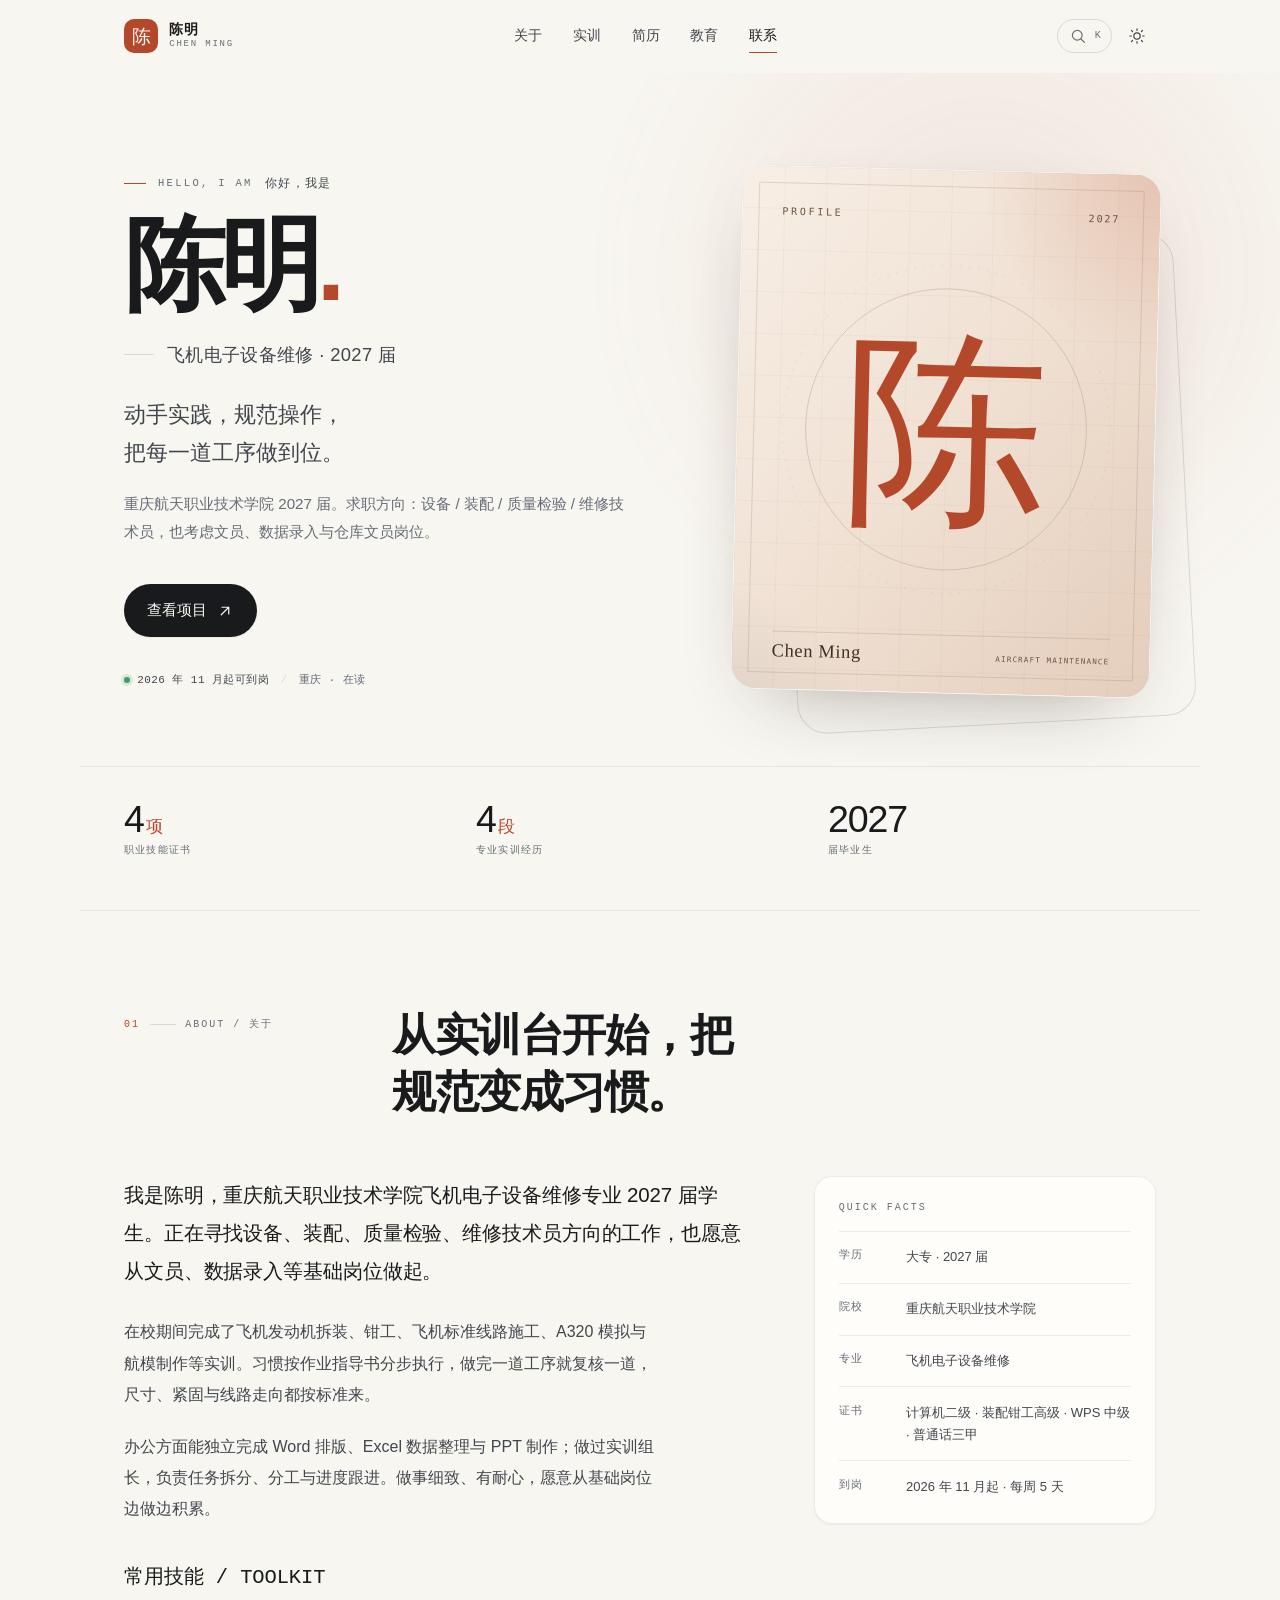
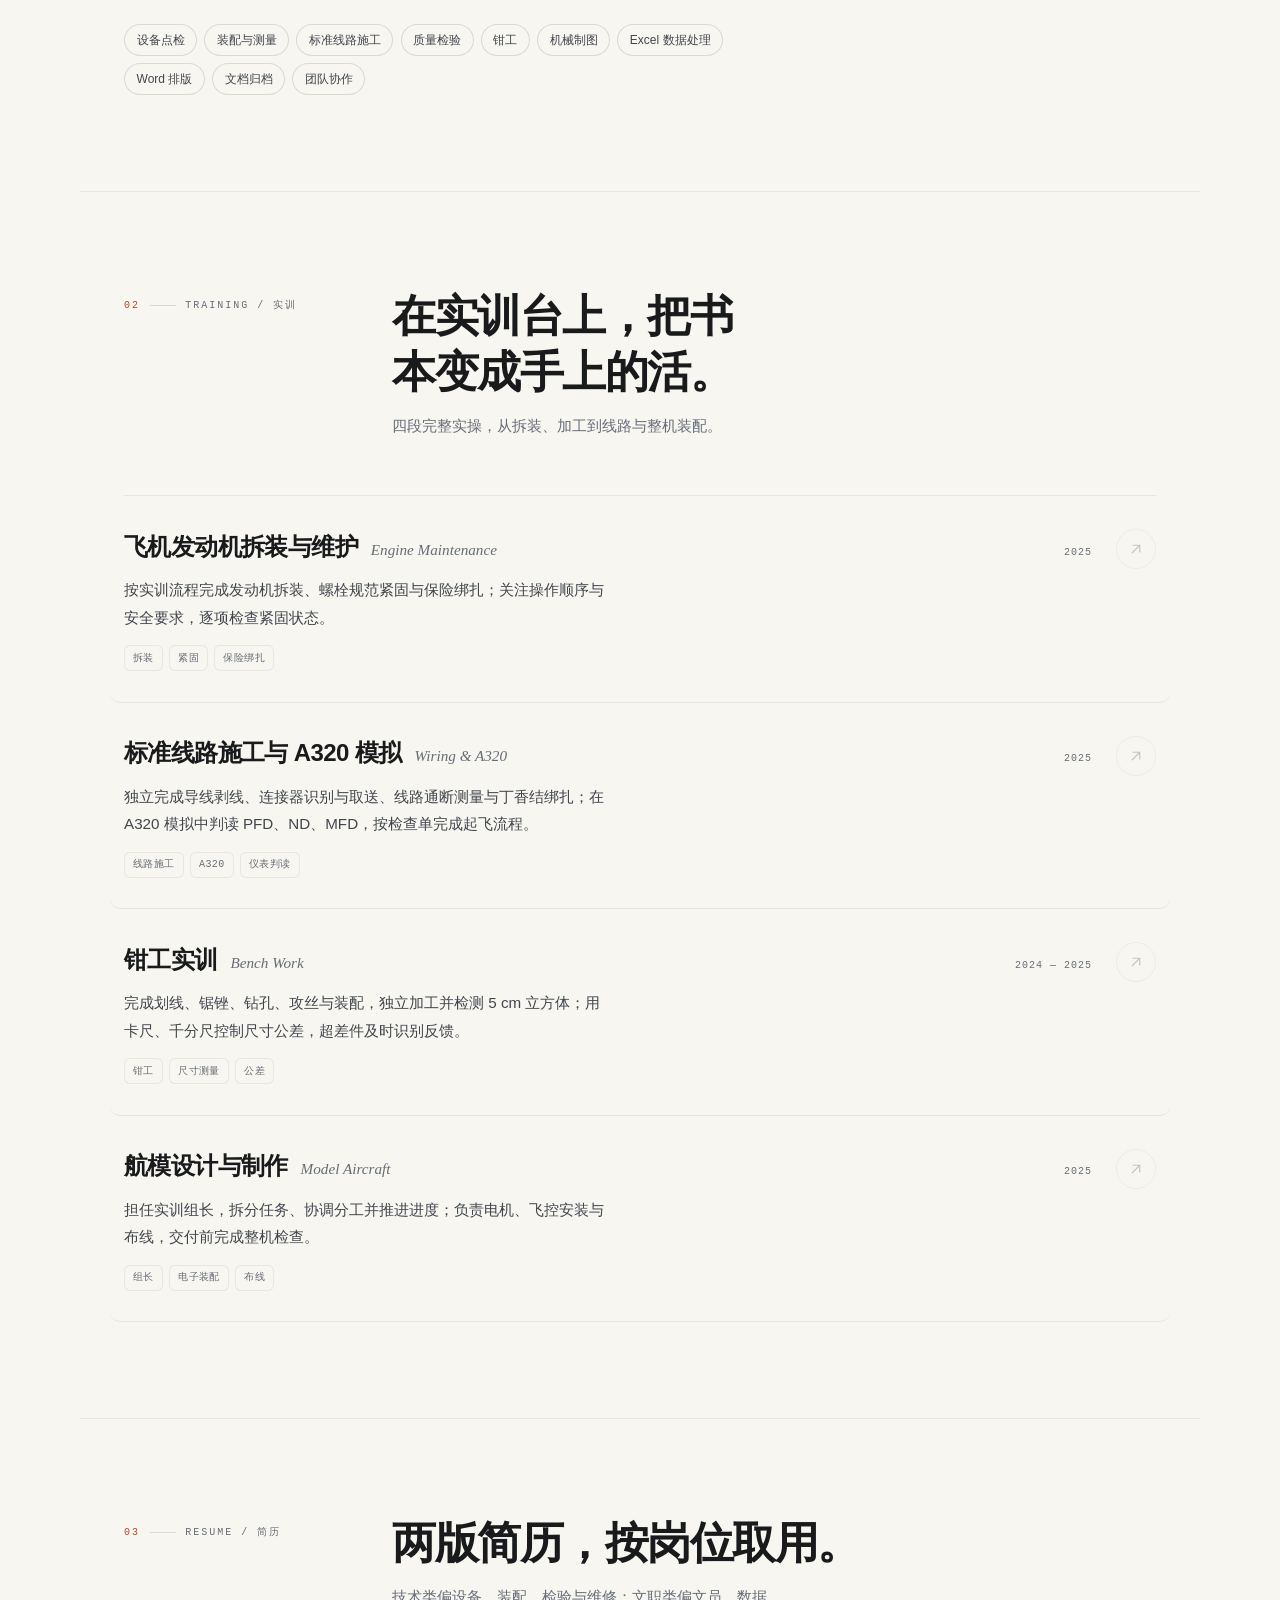
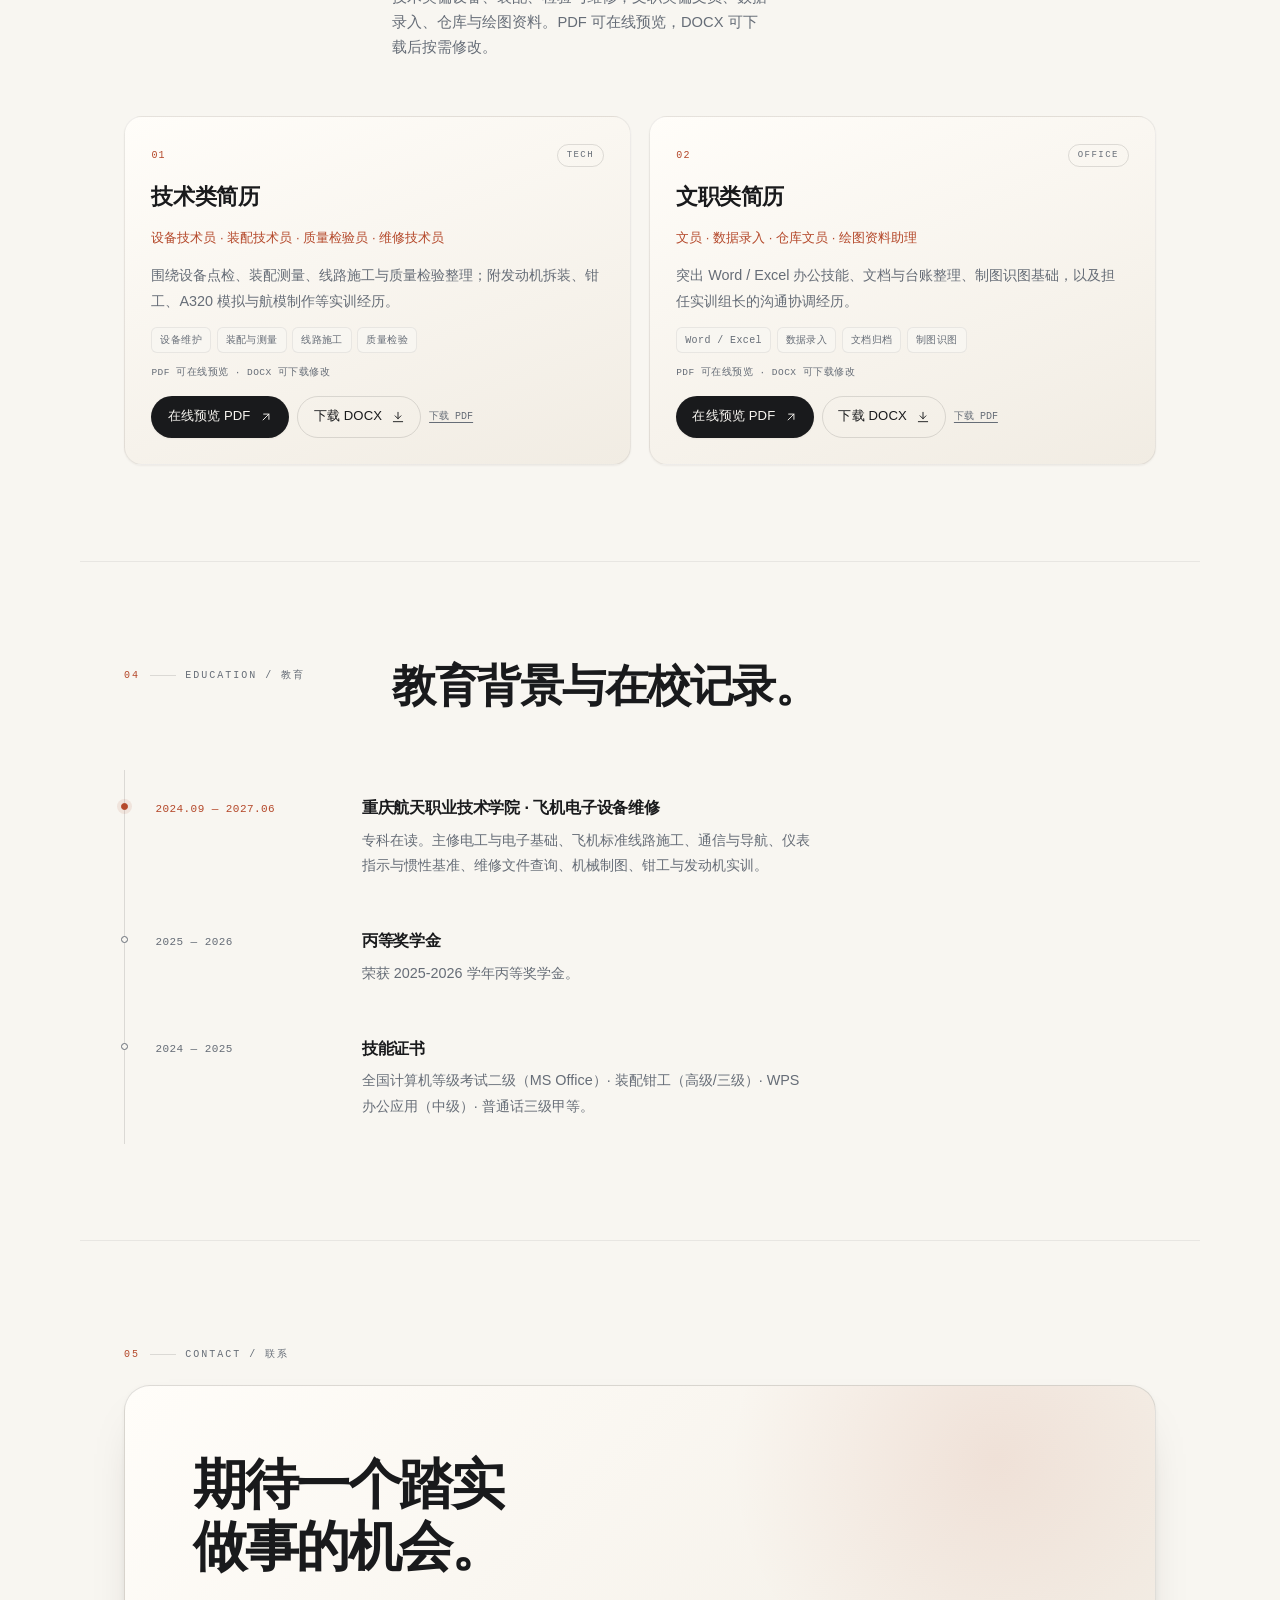
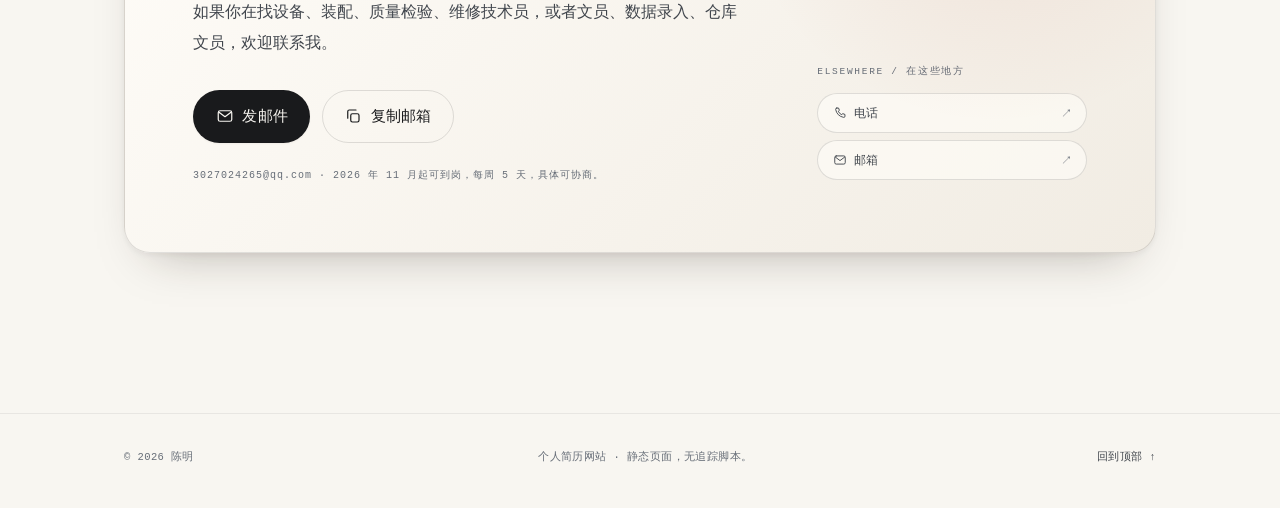
<file: index.html>
<!doctype html>
<html lang="zh-CN" data-theme="light">
<head>
  <meta charset="utf-8">
  <meta name="viewport" content="width=device-width, initial-scale=1, viewport-fit=cover">
  <title>陈明 · 飞机电子设备维修 · 2027 届</title>
  <meta name="description" content="陈明的个人简历网站。重庆航天职业技术学院飞机电子设备维修专业 2027 届，求职设备技术员、装配技术员、质量检验员、维修技术员及文职岗位。">
  <meta name="author" content="陈明">
  <meta name="color-scheme" content="light dark">
  <meta name="theme-color" content="#f8f6f1">
  <link rel="icon" href="assets/img/favicon.svg" type="image/svg+xml">
  <link rel="apple-touch-icon" href="assets/img/favicon.svg">
  <link rel="stylesheet" href="assets/css/style.css">

  <!-- 分享卡片 -->
  <meta property="og:type" content="website">
  <meta property="og:locale" content="zh_CN">
  <meta property="og:site_name" content="陈明">
  <meta property="og:url" content="https://232212ming.github.io/chenming-resume/">
  <meta property="og:title" content="陈明 · 飞机电子设备维修 · 2027 届">
  <meta property="og:description" content="重庆航天职业技术学院 2027 届，求职设备、装配、质量检验、维修技术员及文职岗位。">
  <meta property="og:image" content="https://232212ming.github.io/chenming-resume/assets/img/og.png">
  <meta name="twitter:card" content="summary_large_image">
  <meta name="twitter:title" content="陈明 · 飞机电子设备维修 · 2027 届">
  <meta name="twitter:description" content="重庆航天职业技术学院 2027 届，求职设备、装配、质量检验、维修技术员及文职岗位。">
  <meta name="twitter:image" content="https://232212ming.github.io/chenming-resume/assets/img/og.png">
  <link rel="canonical" href="https://232212ming.github.io/chenming-resume/">

  <script type="application/ld+json">
    {
      "@context": "https://schema.org",
      "@type": "Person",
      "name": "陈明",
      "alternateName": "Chen Ming",
      "url": "https://232212ming.github.io/chenming-resume/",
      "jobTitle": "飞机电子设备维修专业学生",
      "description": "重庆航天职业技术学院飞机电子设备维修专业 2027 届，求职设备、装配、质量检验、维修技术员及文职岗位。",
      "email": "mailto:3027024265@qq.com",
      "telephone": "+86-13060108875",
      "address": { "@type": "PostalAddress", "addressLocality": "重庆", "addressCountry": "CN" },
      "alumniOf": { "@type": "CollegeOrUniversity", "name": "重庆航天职业技术学院" },
      "knowsAbout": ["设备点检", "装配与测量", "标准线路施工", "质量检验", "飞机维修"]
    }
  </script>

  <!-- 在样式加载前确定主题，避免闪白 -->
  <script>
    (function () {
      try {
        var saved = localStorage.getItem('theme');
        var theme = saved || (window.matchMedia('(prefers-color-scheme: dark)').matches ? 'dark' : 'light');
        document.documentElement.setAttribute('data-theme', theme);
        var meta = document.querySelector('meta[name="theme-color"]');
        if (meta) meta.setAttribute('content', theme === 'dark' ? '#0d0f11' : '#f8f6f1');
      } catch (e) { /* 忽略隐私模式下的异常 */ }
    })();
  </script>
</head>
<body id="top">
  <a class="skip-link" href="#main">跳到主要内容</a>

  <div class="scroll-progress" aria-hidden="true"><i id="scroll-bar"></i></div>

  <header class="site-header" id="site-header">
    <div class="header-inner">
      <a class="brand" href="#top" aria-label="回到首页">
        <span class="brand-mark" aria-hidden="true">陈</span>
        <span class="brand-text">
          <strong>陈明</strong>
          <small>Chen Ming</small>
        </span>
      </a>

      <nav class="nav" id="nav" aria-label="主导航"></nav>

      <div class="header-actions">
        <button class="icon-btn search-btn" id="search-btn" type="button" title="搜索 (Ctrl+K)" aria-label="搜索页面内容">
          <svg viewBox="0 0 24 24" aria-hidden="true"><circle cx="11" cy="11" r="6.5"></circle><path d="m16 16 4.5 4.5"></path></svg>
          <kbd>K</kbd>
        </button>
        <button class="icon-btn" id="theme-btn" type="button" aria-label="切换深色 / 浅色模式" title="切换主题">
          <svg class="icon-sun" viewBox="0 0 24 24" aria-hidden="true"><circle cx="12" cy="12" r="4.2"></circle><path d="M12 2.5v2M12 19.5v2M4.6 4.6l1.4 1.4M18 18l1.4 1.4M2.5 12h2M19.5 12h2M4.6 19.4 6 18M18 6l1.4-1.4"></path></svg>
          <svg class="icon-moon" viewBox="0 0 24 24" aria-hidden="true"><path d="M20 14.5A8.2 8.2 0 0 1 9.5 4a8.5 8.5 0 1 0 10.5 10.5Z"></path></svg>
        </button>
        <button class="icon-btn menu-btn" id="menu-btn" type="button" aria-label="打开菜单" aria-expanded="false" aria-controls="mobile-nav">
          <svg viewBox="0 0 24 24" aria-hidden="true"><path d="M4 8h16M4 16h16"></path></svg>
        </button>
      </div>
    </div>
  </header>

  <div class="mobile-nav" id="mobile-nav" hidden>
    <nav class="mobile-nav-links" id="mobile-nav-links" aria-label="移动端导航"></nav>
    <div class="mobile-nav-foot" id="mobile-nav-foot"></div>
  </div>

  <main class="site-main" id="main"></main>

  <footer class="site-footer">
    <div class="footer-inner">
      <p class="footer-copy">© <span id="footer-year">2026</span> <span id="footer-name">陈明</span></p>
      <p class="footer-note" id="footer-note">用 HTML、CSS 和一点 JavaScript 手写。</p>
      <a class="footer-top" href="#top">回到顶部 <span aria-hidden="true">↑</span></a>
    </div>
  </footer>

  <!-- 文章阅读层 -->
  <div class="reader" id="reader" role="dialog" aria-modal="true" aria-labelledby="reader-title" hidden>
    <div class="reader-progress" aria-hidden="true"><i id="reader-progress-bar"></i></div>
    <div class="reader-bar">
      <button class="reader-back" id="reader-close" type="button">
        <svg viewBox="0 0 24 24" aria-hidden="true"><path d="M15 5 8 12l7 7"></path></svg>
        <span>返回</span>
      </button>
      <p class="reader-bar-title" id="reader-bar-title"></p>
      <kbd class="reader-kbd">ESC</kbd>
    </div>
    <div class="reader-scroll" id="reader-scroll" tabindex="-1">
      <article class="reader-article">
        <header class="reader-head">
          <p class="reader-kicker" id="reader-kicker"></p>
          <h1 class="reader-title" id="reader-title"></h1>
          <p class="reader-summary" id="reader-summary"></p>
          <div class="reader-info" id="reader-info"></div>
        </header>
        <div class="markdown" id="reader-body"></div>
        <nav class="reader-nav" id="reader-nav" aria-label="文章导航"></nav>
      </article>
    </div>
  </div>

  <!-- 命令面板 -->
  <div class="palette" id="palette" hidden>
    <div class="palette-backdrop" data-palette-close></div>
    <div class="palette-panel" role="dialog" aria-modal="true" aria-label="快速导航">
      <div class="palette-input-wrap">
        <svg viewBox="0 0 24 24" aria-hidden="true"><circle cx="11" cy="11" r="6.5"></circle><path d="m16 16 4.5 4.5"></path></svg>
        <input id="palette-input" type="text" placeholder="搜索页面、文章或操作…" autocomplete="off" spellcheck="false" aria-label="搜索">
        <kbd>ESC</kbd>
      </div>
      <ul class="palette-list" id="palette-list" role="listbox" aria-label="搜索结果"></ul>
      <div class="palette-foot">
        <span><kbd>↑</kbd><kbd>↓</kbd> 选择</span>
        <span><kbd>↵</kbd> 打开</span>
        <span><kbd>esc</kbd> 关闭</span>
      </div>
    </div>
  </div>

  <div class="toast" id="toast" role="status" aria-live="polite"></div>

  <div class="boot" id="boot" role="status" aria-live="polite">
    <span class="boot-mark" aria-hidden="true">陈</span>
    <span class="boot-text" id="boot-text">正在加载…</span>
  </div>

  <noscript>
    <style>#boot { display: none !important; }</style>
    <div class="noscript">
      <h1>陈明</h1>
      <p>重庆航天职业技术学院 · 飞机电子设备维修 · 2027 届。</p>
      <p>求职设备技术员、装配技术员、质量检验员、维修技术员，以及文员、数据录入等岗位。</p>
      <p>这个网站需要 JavaScript 才能完整显示。也可以直接联系我：<a href="tel:13060108875">13060108875</a> · <a href="mailto:3027024265@qq.com">3027024265@qq.com</a></p>
    </div>
  </noscript>

  <script src="content/site.js"></script>
  <script src="assets/js/markdown.js"></script>
  <script src="assets/js/app.js"></script>
</body>
</html>
</file>
<file: assets/css/style.css>
/* ==========================================================================
   陈明 · 个人简历网站样式
   --------------------------------------------------------------------------
   1. 变量与基础      2. 页头与导航     3. 首屏
   4. 区块与关于      5. 项目与文章     6. 经历与联系
   7. 阅读层          8. 命令面板       9. 响应式与动效
   想换主题色？只改 --accent / --accent-soft 两个变量即可。
   ========================================================================== */

/* ---------- 1. 变量与基础 ---------- */
:root {
  --font-sans: -apple-system, BlinkMacSystemFont, "Segoe UI", "PingFang SC",
    "Hiragino Sans GB", "Microsoft YaHei", "Noto Sans SC", sans-serif;
  --font-serif: "Iowan Old Style", "Palatino Linotype", Palatino, Georgia,
    "Songti SC", "SimSun", serif;
  --font-mono: "SFMono-Regular", "Cascadia Mono", "JetBrains Mono", Consolas,
    "Liberation Mono", monospace;

  --bg: #f8f6f1;
  --bg-soft: #f1ece3;
  --surface: #fffdf9;
  --ink: #191a1c;
  --ink-2: #41464d;
  --muted: #666d77;
  --line: rgba(25, 26, 28, 0.13);
  --line-soft: rgba(25, 26, 28, 0.07);
  --accent: #b4482a;
  --accent-strong: #93371e;
  --accent-soft: rgba(180, 72, 42, 0.1);
  --accent-tint: #f3e4dc;
  --on-accent: #fff8f3;

  --shadow-sm: 0 1px 2px rgba(40, 28, 18, 0.05);
  --shadow-md: 0 2px 6px rgba(40, 28, 18, 0.05), 0 24px 48px -28px rgba(40, 28, 18, 0.35);
  --shadow-lg: 0 30px 80px -40px rgba(40, 28, 18, 0.45);

  --radius-sm: 10px;
  --radius: 18px;
  --radius-lg: 26px;
  --max: 1120px;
  --gutter: clamp(1.25rem, 4.5vw, 2.75rem);
  --header-h: 72px;
}

html[data-theme="dark"] {
  --bg: #0d0f11;
  --bg-soft: #14171a;
  --surface: #171a1e;
  --ink: #ecebe6;
  --ink-2: #c4c3bc;
  --muted: #8f959f;
  --line: rgba(236, 235, 230, 0.15);
  --line-soft: rgba(236, 235, 230, 0.075);
  --accent: #e98a66;
  --accent-strong: #f0a184;
  --accent-soft: rgba(233, 138, 102, 0.13);
  --accent-tint: #241813;
  --on-accent: #1b100b;

  --shadow-sm: 0 1px 2px rgba(0, 0, 0, 0.4);
  --shadow-md: 0 2px 6px rgba(0, 0, 0, 0.3), 0 26px 50px -30px rgba(0, 0, 0, 0.9);
  --shadow-lg: 0 30px 90px -40px rgba(0, 0, 0, 0.95);
}

*,
*::before,
*::after { box-sizing: border-box; }

html {
  -webkit-text-size-adjust: 100%;
  scroll-behavior: smooth;
  scroll-padding-top: calc(var(--header-h) + 16px);
}

body {
  margin: 0;
  background: var(--bg);
  color: var(--ink);
  font-family: var(--font-sans);
  font-size: 16px;
  line-height: 1.7;
  font-feature-settings: "kern" 1, "liga" 1;
  -webkit-font-smoothing: antialiased;
  -moz-osx-font-smoothing: grayscale;
  overflow-x: hidden;
}

h1, h2, h3, h4, p, figure, blockquote, dl, dd { margin: 0; }
ul, ol { margin: 0; padding: 0; }
img, svg { display: block; max-width: 100%; }
button, input, textarea { font: inherit; color: inherit; }
button { background: none; border: 0; padding: 0; cursor: pointer; }
a { color: inherit; text-decoration: none; }
[hidden] { display: none !important; }

::selection {
  background: var(--accent);
  color: var(--on-accent);
}

:focus-visible {
  outline: 2px solid var(--accent);
  outline-offset: 3px;
  border-radius: 4px;
}

kbd {
  font-family: var(--font-mono);
  font-size: 10px;
  line-height: 1.6;
  color: var(--muted);
  border: 1px solid var(--line);
  border-radius: 5px;
  padding: 0.05em 0.36em;
  background: var(--bg);
}

.icon {
  width: 18px;
  height: 18px;
  fill: none;
  stroke: currentColor;
  stroke-width: 1.6;
  stroke-linecap: round;
  stroke-linejoin: round;
  flex: none;
}

.skip-link {
  position: fixed;
  top: -100px;
  left: 1rem;
  z-index: 500;
  background: var(--ink);
  color: var(--bg);
  padding: 0.6rem 1rem;
  border-radius: 8px;
  font-size: 0.9rem;
}
.skip-link:focus { top: 0.75rem; }

/* 顶部滚动进度 */
.scroll-progress {
  position: fixed;
  inset: 0 0 auto 0;
  height: 2px;
  z-index: 80;
  pointer-events: none;
}
.scroll-progress i {
  display: block;
  height: 100%;
  background: var(--accent);
  transform: scaleX(0);
  transform-origin: 0 50%;
  transition: transform 0.1s linear;
}

/* ---------- 2. 页头与导航 ---------- */
.site-header {
  position: sticky;
  top: 0;
  z-index: 60;
  background: var(--bg);
  border-bottom: 1px solid transparent;
  transition: background 0.3s ease, border-color 0.3s ease, box-shadow 0.3s ease;
}
@supports ((backdrop-filter: blur(12px)) or (-webkit-backdrop-filter: blur(12px))) {
  .site-header {
    background: color-mix(in srgb, var(--bg) 84%, transparent);
    -webkit-backdrop-filter: blur(16px) saturate(1.4);
    backdrop-filter: blur(16px) saturate(1.4);
  }
}
.site-header.is-scrolled {
  border-bottom-color: var(--line-soft);
  box-shadow: 0 10px 30px -24px rgba(20, 15, 10, 0.5);
}

.header-inner {
  max-width: var(--max);
  height: var(--header-h);
  margin-inline: auto;
  padding-inline: var(--gutter);
  display: flex;
  align-items: center;
  justify-content: space-between;
  gap: 1.5rem;
}

.brand { display: inline-flex; align-items: center; gap: 0.7rem; }
.brand-mark {
  width: 34px;
  height: 34px;
  border-radius: 10px;
  background: var(--accent);
  color: var(--on-accent);
  font-family: var(--font-serif);
  font-size: 19px;
  line-height: 1;
  display: grid;
  place-items: center;
  transition: transform 0.5s cubic-bezier(0.2, 0.8, 0.2, 1), background 0.3s;
}
.brand:hover .brand-mark { transform: rotate(-8deg) scale(1.04); }
.brand-text { display: flex; flex-direction: column; line-height: 1.1; }
.brand-text strong { font-size: 14px; font-weight: 600; letter-spacing: 0.08em; }
.brand-text small {
  font-family: var(--font-mono);
  font-size: 9px;
  letter-spacing: 0.2em;
  text-transform: uppercase;
  color: var(--muted);
  margin-top: 3px;
}

.nav { display: flex; align-items: center; gap: clamp(1rem, 2.4vw, 2rem); }
.nav a {
  position: relative;
  font-size: 13.5px;
  color: var(--ink-2);
  padding: 0.3rem 0;
  transition: color 0.2s;
}
.nav a::after {
  content: "";
  position: absolute;
  left: 0;
  right: 0;
  bottom: -1px;
  height: 1px;
  background: var(--accent);
  transform: scaleX(0);
  transform-origin: 0 50%;
  transition: transform 0.3s cubic-bezier(0.2, 0.8, 0.2, 1);
}
.nav a:hover { color: var(--ink); }
.nav a:hover::after { transform: scaleX(1); }
.nav a[aria-current="true"] { color: var(--ink); }
.nav a[aria-current="true"]::after { transform: scaleX(1); }

.header-actions { display: flex; align-items: center; gap: 0.35rem; }

.icon-btn {
  width: 38px;
  height: 38px;
  display: inline-grid;
  place-items: center;
  border-radius: 999px;
  border: 1px solid transparent;
  color: var(--ink-2);
  transition: background 0.2s, border-color 0.2s, color 0.2s;
}
.icon-btn:hover { background: var(--bg-soft); border-color: var(--line-soft); color: var(--ink); }
.icon-btn svg {
  width: 18px;
  height: 18px;
  fill: none;
  stroke: currentColor;
  stroke-width: 1.6;
  stroke-linecap: round;
  stroke-linejoin: round;
}

.search-btn {
  width: auto;
  padding: 0 0.6rem 0 0.7rem;
  gap: 0.4rem;
  border-color: var(--line);
  height: 34px;
  display: inline-flex;
  align-items: center;
  border-radius: 999px;
  font-size: 12px;
  color: var(--muted);
}
.search-btn kbd { background: transparent; border-color: transparent; padding: 0; font-size: 10px; }

#theme-btn .icon-moon { display: none; }
html[data-theme="dark"] #theme-btn .icon-sun { display: none; }
html[data-theme="dark"] #theme-btn .icon-moon { display: block; }

.menu-btn { display: none; }

.mobile-nav {
  position: fixed;
  inset: var(--header-h) 0 0 0;
  z-index: 55;
  background: var(--bg);
  padding: 1.5rem var(--gutter) 2.5rem;
  display: flex;
  flex-direction: column;
  overflow-y: auto;
  animation: nav-in 0.28s cubic-bezier(0.2, 0.8, 0.2, 1);
}
.mobile-nav-links { display: flex; flex-direction: column; }
.mobile-nav-links a {
  font-size: 1.5rem;
  font-weight: 500;
  letter-spacing: -0.01em;
  padding: 1rem 0;
  border-bottom: 1px solid var(--line-soft);
  display: flex;
  justify-content: space-between;
  align-items: center;
}
.mobile-nav-links a span { font-family: var(--font-mono); font-size: 10px; color: var(--muted); letter-spacing: 0.15em; }
.mobile-nav-foot { margin-top: auto; padding-top: 2rem; display: flex; flex-wrap: wrap; gap: 0.6rem; }
.mobile-nav-foot a {
  font-size: 12px;
  color: var(--muted);
  border: 1px solid var(--line);
  border-radius: 999px;
  padding: 0.35rem 0.75rem;
}
@keyframes nav-in {
  from { opacity: 0; transform: translateY(-8px); }
  to { opacity: 1; transform: none; }
}

/* ---------- 3. 首屏 ---------- */
.site-main { display: block; }

.hero {
  position: relative;
  padding: clamp(3rem, 8vw, 6rem) 0 clamp(2rem, 4vw, 3.5rem);
  overflow: clip;
}
.hero::before {
  content: "";
  position: absolute;
  z-index: 0;
  top: -30%;
  right: -12%;
  width: min(900px, 78vw);
  aspect-ratio: 1;
  border-radius: 50%;
  background: radial-gradient(circle at center, var(--accent-soft), transparent 62%);
  filter: blur(12px);
  pointer-events: none;
}
.hero-inner {
  position: relative;
  z-index: 1;
  max-width: var(--max);
  margin-inline: auto;
  padding-inline: var(--gutter);
  display: grid;
  grid-template-columns: minmax(0, 1.06fr) minmax(0, 0.94fr);
  gap: clamp(2.5rem, 6vw, 5.5rem);
  align-items: center;
}

.eyebrow {
  display: flex;
  align-items: center;
  gap: 0.75rem;
  font-family: var(--font-mono);
  font-size: 10.5px;
  letter-spacing: 0.22em;
  text-transform: uppercase;
  color: var(--muted);
}
.eyebrow::before {
  content: "";
  width: 22px;
  height: 1px;
  background: var(--accent);
}
.eyebrow .cn {
  font-family: var(--font-sans);
  font-size: 12px;
  letter-spacing: 0.12em;
  text-transform: none;
  color: var(--ink-2);
}
.eyebrow .en { white-space: nowrap; }

.hero-name {
  margin-top: 1.2rem;
  font-size: clamp(3.4rem, 8.6vw, 6.4rem);
  line-height: 1.02;
  font-weight: 600;
  letter-spacing: -0.055em;
  text-wrap: balance;
}
.hero-name .dot { color: var(--accent); }

.hero-role {
  margin-top: 1.35rem;
  display: flex;
  align-items: center;
  gap: 0.8rem;
  font-size: clamp(1rem, 1.7vw, 1.15rem);
  color: var(--ink-2);
  letter-spacing: 0.02em;
}
.hero-role::before {
  content: "";
  width: 30px;
  height: 1px;
  background: var(--line);
  flex: none;
}

.hero-tagline {
  margin-top: 1.6rem;
  max-width: 26ch;
  font-size: clamp(1.1rem, 2vw, 1.35rem);
  line-height: 1.75;
  color: var(--ink-2);
  white-space: pre-line;
}

.hero-intro {
  margin-top: 1.15rem;
  max-width: 40em;
  font-size: 0.95rem;
  line-height: 1.85;
  color: var(--muted);
}

.hero-actions {
  margin-top: clamp(1.8rem, 3vw, 2.4rem);
  display: flex;
  flex-wrap: wrap;
  gap: 0.75rem;
}

.btn {
  display: inline-flex;
  align-items: center;
  justify-content: center;
  gap: 0.55rem;
  padding: 0.8rem 1.35rem;
  border-radius: 999px;
  font-size: 0.92rem;
  font-weight: 500;
  letter-spacing: 0.01em;
  border: 1px solid transparent;
  transition: transform 0.25s cubic-bezier(0.2, 0.8, 0.2, 1), background 0.25s,
    color 0.25s, border-color 0.25s, box-shadow 0.25s;
  white-space: nowrap;
}
.btn .icon { transition: transform 0.35s cubic-bezier(0.2, 0.8, 0.2, 1); }
.btn:hover .icon { transform: translate(2px, -2px); }
.btn-primary {
  background: var(--ink);
  color: var(--bg);
  box-shadow: var(--shadow-sm);
}
.btn-primary:hover {
  background: var(--accent);
  color: var(--on-accent);
  transform: translateY(-1px);
  box-shadow: 0 12px 26px -16px var(--accent);
}
.btn-ghost { border-color: var(--line); color: var(--ink); }
.btn-ghost:hover { background: var(--surface); border-color: var(--ink); transform: translateY(-1px); }
.btn-sm { padding: 0.55rem 0.95rem; font-size: 0.82rem; }

.hero-meta {
  margin-top: 2.1rem;
  display: flex;
  align-items: center;
  flex-wrap: wrap;
  gap: 0.7rem;
  font-family: var(--font-mono);
  font-size: 11px;
  letter-spacing: 0.04em;
  color: var(--muted);
}
.hero-meta .sep { color: var(--line); }
.status { display: inline-flex; align-items: center; gap: 0.45rem; color: var(--ink-2); }
.status i {
  width: 6px;
  height: 6px;
  border-radius: 50%;
  background: #3f9b6d;
  box-shadow: 0 0 0 3px rgba(63, 155, 109, 0.16);
  animation: pulse 2.6s ease-in-out infinite;
}
@keyframes pulse {
  0%, 100% { box-shadow: 0 0 0 3px rgba(63, 155, 109, 0.16); }
  50% { box-shadow: 0 0 0 6px rgba(63, 155, 109, 0.05); }
}

.hero-figure { position: relative; justify-self: end; width: min(100%, 420px); }
.hero-figure::before {
  content: "";
  position: absolute;
  inset: 14% -7% -6% 12%;
  border: 1px solid var(--line);
  border-radius: calc(var(--radius-lg) + 4px);
  transform: rotate(-3deg);
  z-index: 0;
}
.portrait {
  position: relative;
  z-index: 1;
  border-radius: var(--radius-lg);
  overflow: hidden;
  background: var(--surface);
  box-shadow: var(--shadow-lg);
  transform: rotate(1.4deg);
  transition: transform 0.7s cubic-bezier(0.2, 0.8, 0.2, 1), box-shadow 0.7s;
  border: 1px solid var(--line-soft);
}
.portrait:hover { transform: rotate(0deg) translateY(-4px); }
.portrait img { width: 100%; height: auto; aspect-ratio: 4 / 5; object-fit: cover; }

.hero-stats {
  position: relative;
  z-index: 1;
  max-width: var(--max);
  margin: clamp(2.5rem, 6vw, 4.5rem) auto 0;
  padding: clamp(1.5rem, 3vw, 2rem) var(--gutter) 0;
  display: grid;
  grid-template-columns: repeat(3, minmax(0, 1fr));
  gap: 1.5rem;
  border-top: 1px solid var(--line-soft);
}
.stat { display: flex; flex-direction: column; gap: 0.15rem; }
.stat-value {
  font-size: clamp(1.7rem, 3.2vw, 2.35rem);
  font-weight: 500;
  letter-spacing: -0.03em;
  font-variant-numeric: tabular-nums;
  line-height: 1.1;
}
.stat-value sup { font-size: 0.46em; color: var(--accent); margin-left: 2px; vertical-align: baseline; top: 0; }
.stat-label { font-family: var(--font-mono); font-size: 10px; letter-spacing: 0.12em; color: var(--muted); }

/* ---------- 4. 区块与关于 ---------- */
.section {
  max-width: var(--max);
  margin-inline: auto;
  padding: clamp(3.5rem, 7.5vw, 6.5rem) var(--gutter);
  border-top: 1px solid var(--line-soft);
  scroll-margin-top: calc(var(--header-h) + 8px);
}
.section-head {
  display: grid;
  grid-template-columns: minmax(0, 230px) minmax(0, 1fr);
  gap: clamp(1rem, 3vw, 3rem);
  align-items: start;
  margin-bottom: clamp(2rem, 4.5vw, 3.5rem);
}
.section-kicker {
  display: flex;
  align-items: center;
  gap: 0.6rem;
  font-family: var(--font-mono);
  font-size: 10px;
  letter-spacing: 0.2em;
  text-transform: uppercase;
  color: var(--muted);
  padding-top: 0.55rem;
}
.section-kicker .num { color: var(--accent); }
.section-kicker .line { width: 26px; height: 1px; background: var(--line); }
.section-title {
  font-size: clamp(1.75rem, 3.8vw, 2.75rem);
  font-weight: 600;
  line-height: 1.28;
  letter-spacing: -0.035em;
  max-width: 22ch;
  text-wrap: balance;
}
.section-note { margin-top: 0.85rem; color: var(--muted); font-size: 0.92rem; max-width: 46ch; }

.about-grid {
  display: grid;
  grid-template-columns: minmax(0, 1.5fr) minmax(0, 0.82fr);
  gap: clamp(2rem, 5vw, 4.5rem);
  align-items: start;
}
.about-grid.is-single { grid-template-columns: minmax(0, 1fr); }
.about-grid.is-single .about-bio { max-width: 62ch; }
.about-bio p {
  font-size: 1rem;
  line-height: 1.95;
  color: var(--ink-2);
  margin-bottom: 1.3em;
  max-width: 60ch;
}
.about-bio p:first-child {
  font-size: clamp(1.1rem, 1.9vw, 1.28rem);
  line-height: 1.85;
  color: var(--ink);
  letter-spacing: -0.005em;
}
.about-bio p:last-child { margin-bottom: 0; }

.skills { margin-top: 2.2rem; }
.sub-label {
  font-family: var(--font-mono);
  font-size: 10px;
  letter-spacing: 0.2em;
  text-transform: uppercase;
  color: var(--muted);
  margin-bottom: 0.9rem;
}
.skills-list { display: flex; flex-wrap: wrap; gap: 0.45rem; }
.chip {
  font-size: 12px;
  color: var(--ink-2);
  border: 1px solid var(--line);
  border-radius: 999px;
  padding: 0.3rem 0.72rem;
  background: var(--bg);
  transition: border-color 0.2s, color 0.2s, background 0.2s;
}
.chip:hover { border-color: var(--accent); color: var(--accent); background: var(--accent-soft); }

.about-facts {
  border: 1px solid var(--line-soft);
  border-radius: var(--radius);
  background: var(--surface);
  padding: 1.4rem 1.5rem;
  box-shadow: var(--shadow-sm);
  position: sticky;
  top: calc(var(--header-h) + 24px);
}
.facts-title {
  font-family: var(--font-mono);
  font-size: 10px;
  letter-spacing: 0.2em;
  text-transform: uppercase;
  color: var(--muted);
  padding-bottom: 0.9rem;
  border-bottom: 1px solid var(--line-soft);
}
.facts-list { display: flex; flex-direction: column; }
.fact {
  display: grid;
  grid-template-columns: 3.2rem 1fr;
  gap: 1rem;
  padding: 0.9rem 0;
  border-bottom: 1px solid var(--line-soft);
  font-size: 13px;
}
.fact:last-child { border-bottom: 0; padding-bottom: 0.2rem; }
.fact dt { color: var(--muted); font-family: var(--font-mono); font-size: 11px; letter-spacing: 0.06em; }
.fact dd { color: var(--ink-2); }

/* ---------- 5. 项目与文章 ---------- */
.project-list { border-top: 1px solid var(--line-soft); }
.project {
  display: grid;
  grid-template-columns: minmax(0, 1fr) auto;
  gap: 1.5rem;
  align-items: start;
  padding: 1.9rem 0.9rem;
  margin-inline: -0.9rem;
  border-bottom: 1px solid var(--line-soft);
  border-radius: var(--radius-sm);
  transition: background 0.35s ease;
  position: relative;
}
a.project:hover { background: linear-gradient(90deg, var(--accent-soft), transparent 72%); }
.project-head {
  display: flex;
  align-items: baseline;
  flex-wrap: wrap;
  gap: 0.3rem 0.8rem;
}
.project-title {
  font-size: clamp(1.2rem, 2.2vw, 1.5rem);
  font-weight: 600;
  letter-spacing: -0.025em;
  transition: color 0.2s;
}
.project-en {
  font-family: var(--font-serif);
  font-style: italic;
  font-size: 0.95rem;
  color: var(--muted);
}
.project-year {
  margin-left: auto;
  font-family: var(--font-mono);
  font-size: 10px;
  letter-spacing: 0.1em;
  color: var(--muted);
  padding-top: 0.3rem;
}
.project-desc {
  margin-top: 0.55rem;
  color: var(--ink-2);
  font-size: 0.95rem;
  line-height: 1.8;
  max-width: 58ch;
}
.project-tags { display: flex; flex-wrap: wrap; gap: 0.4rem; margin-top: 0.9rem; }
.tag {
  font-family: var(--font-mono);
  font-size: 10px;
  letter-spacing: 0.04em;
  color: var(--muted);
  border: 1px solid var(--line-soft);
  border-radius: 6px;
  padding: 0.22rem 0.5rem;
  background: var(--bg);
}
.project-arrow {
  width: 40px;
  height: 40px;
  border-radius: 50%;
  border: 1px solid var(--line);
  display: grid;
  place-items: center;
  color: var(--muted);
  transition: background 0.3s, border-color 0.3s, color 0.3s, transform 0.4s cubic-bezier(0.2, 0.8, 0.2, 1);
  margin-top: 0.15rem;
}
a.project:hover .project-arrow {
  background: var(--accent);
  border-color: var(--accent);
  color: var(--on-accent);
  transform: rotate(45deg);
}
a.project:hover .project-title { color: var(--accent); }
.project.no-link .project-arrow { opacity: 0.35; }
.project-body { min-width: 0; }

/* 简历下载卡片 */
.resume-grid {
  display: grid;
  grid-template-columns: repeat(2, minmax(0, 1fr));
  gap: 1.1rem;
}
.resume-card {
  position: relative;
  display: flex;
  flex-direction: column;
  gap: 0.75rem;
  padding: 1.65rem;
  border: 1px solid var(--line-soft);
  border-radius: var(--radius);
  background: linear-gradient(160deg, var(--surface), var(--bg-soft));
  box-shadow: var(--shadow-sm);
  transition: transform 0.3s cubic-bezier(0.2, 0.8, 0.2, 1), border-color 0.3s, box-shadow 0.3s;
}
.resume-card:hover {
  transform: translateY(-3px);
  border-color: var(--accent);
  box-shadow: var(--shadow-md);
}
.resume-card-top { display: flex; align-items: center; justify-content: space-between; gap: 1rem; }
.resume-index {
  font-family: var(--font-mono);
  font-size: 10px;
  letter-spacing: 0.12em;
  color: var(--accent);
}
.resume-badge {
  font-family: var(--font-mono);
  font-size: 9px;
  letter-spacing: 0.16em;
  color: var(--muted);
  border: 1px solid var(--line);
  border-radius: 999px;
  padding: 0.18rem 0.55rem;
}
.resume-title { font-size: 1.35rem; font-weight: 600; letter-spacing: -0.02em; }
.resume-subtitle { font-size: 0.82rem; color: var(--accent); line-height: 1.7; }
.resume-summary { font-size: 0.9rem; color: var(--muted); line-height: 1.85; flex: 1; }
.resume-tags { display: flex; flex-wrap: wrap; gap: 0.35rem; }
.resume-files {
  font-family: var(--font-mono);
  font-size: 9.5px;
  letter-spacing: 0.05em;
  color: var(--muted);
}
.resume-actions { display: flex; flex-wrap: wrap; align-items: center; gap: 0.5rem; margin-top: 0.15rem; }
.resume-actions .btn .icon { width: 14px; height: 14px; }
.resume-download {
  font-family: var(--font-mono);
  font-size: 10px;
  color: var(--muted);
  text-decoration: underline;
  text-underline-offset: 3px;
  transition: color 0.2s;
}
.resume-download:hover { color: var(--accent); }

.post-list { border-top: 1px solid var(--line-soft); }
.post-row {
  width: 100%;
  text-align: left;
  display: grid;
  grid-template-columns: 7.5rem minmax(0, 1fr) auto;
  grid-template-areas: "date body read";
  gap: 1.5rem;
  align-items: start;
  padding: 1.65rem 0.9rem;
  margin-inline: -0.9rem;
  border-bottom: 1px solid var(--line-soft);
  border-radius: var(--radius-sm);
  transition: background 0.35s ease;
}
.post-row:hover { background: linear-gradient(90deg, var(--accent-soft), transparent 72%); }
.post-date {
  grid-area: date;
  font-family: var(--font-mono);
  font-size: 11px;
  color: var(--muted);
  padding-top: 0.36rem;
  letter-spacing: 0.04em;
}
.post-body { grid-area: body; min-width: 0; }
.post-title {
  display: block;
  font-size: 1.12rem;
  font-weight: 600;
  letter-spacing: -0.015em;
  line-height: 1.5;
  transition: color 0.2s;
}
.post-row:hover .post-title { color: var(--accent); }
.post-summary {
  display: block;
  margin-top: 0.3rem;
  font-size: 0.9rem;
  color: var(--muted);
  line-height: 1.75;
  max-width: 56ch;
}
.post-read {
  grid-area: read;
  font-family: var(--font-mono);
  font-size: 10px;
  color: var(--muted);
  padding-top: 0.45rem;
  white-space: nowrap;
}
.post-more { margin-top: 1.8rem; display: flex; justify-content: center; }
.post-list:not(.is-expanded) .post-row:nth-child(n + 7) { display: none; }

/* ---------- 6. 经历与联系 ---------- */
.timeline { display: flex; flex-direction: column; }
.timeline-item {
  display: grid;
  grid-template-columns: 10.5rem minmax(0, 1fr);
  gap: clamp(1.25rem, 3vw, 2.5rem);
  padding: 1.5rem 0 1.5rem 1.9rem;
  border-left: 1px solid var(--line);
  position: relative;
}
.timeline-item::before {
  content: "";
  position: absolute;
  left: -4px;
  top: 2.05rem;
  width: 7px;
  height: 7px;
  border-radius: 50%;
  background: var(--bg);
  border: 1px solid var(--muted);
  transition: background 0.3s, border-color 0.3s, box-shadow 0.3s;
}
.timeline-item.is-current::before {
  background: var(--accent);
  border-color: var(--accent);
  box-shadow: 0 0 0 4px var(--accent-soft);
}
.timeline-period {
  font-family: var(--font-mono);
  font-size: 11px;
  letter-spacing: 0.04em;
  color: var(--muted);
  padding-top: 0.35rem;
}
.timeline-title { font-size: 1.02rem; font-weight: 600; letter-spacing: -0.01em; }
.timeline-desc { margin-top: 0.35rem; font-size: 0.9rem; color: var(--muted); line-height: 1.8; max-width: 56ch; }
.timeline-item.is-current .timeline-period { color: var(--accent); }

.section-contact .section-kicker { margin-bottom: 1.4rem; }
.contact-panel {
  position: relative;
  overflow: hidden;
  border: 1px solid var(--line);
  border-radius: calc(var(--radius) + 8px);
  padding: clamp(2rem, 5.5vw, 4.25rem);
  background: linear-gradient(135deg, var(--surface), var(--bg-soft));
  box-shadow: var(--shadow-md);
  display: grid;
  grid-template-columns: minmax(0, 1.35fr) minmax(0, 0.65fr);
  gap: clamp(2rem, 5vw, 4rem);
  align-items: end;
}
.contact-main { position: relative; min-width: 0; }
.contact-side {
  position: relative;
  display: flex;
  flex-direction: column;
  align-items: flex-start;
  gap: 0.55rem;
  padding-bottom: 0.2rem;
}
.contact-side-title {
  font-family: var(--font-mono);
  font-size: 9.5px;
  letter-spacing: 0.18em;
  color: var(--muted);
  margin-bottom: 0.25rem;
}
.contact-panel::after {
  content: "";
  position: absolute;
  top: -45%;
  right: -12%;
  width: 55%;
  aspect-ratio: 1;
  border-radius: 50%;
  background: radial-gradient(circle, var(--accent-soft), transparent 66%);
  pointer-events: none;
}
.contact-title {
  position: relative;
  font-size: clamp(2rem, 4.8vw, 3.4rem);
  font-weight: 600;
  letter-spacing: -0.045em;
  line-height: 1.14;
  text-wrap: balance;
}
.contact-text {
  position: relative;
  margin-top: 1.2rem;
  max-width: 34em;
  color: var(--ink-2);
  font-size: 1rem;
  line-height: 1.9;
}
.contact-actions {
  position: relative;
  margin-top: 2rem;
  display: flex;
  flex-wrap: wrap;
  gap: 0.7rem;
}
.contact-note {
  position: relative;
  margin-top: 1.5rem;
  font-family: var(--font-mono);
  font-size: 10px;
  letter-spacing: 0.1em;
  color: var(--muted);
}
.socials { position: relative; display: flex; flex-wrap: wrap; gap: 0.5rem; margin-top: 2.4rem; }
.contact-side .socials { margin-top: 0; width: 100%; flex-direction: column; align-items: stretch; gap: 0.45rem; }
.social {
  display: inline-flex;
  align-items: center;
  gap: 0.45rem;
  font-size: 12px;
  color: var(--ink-2);
  border: 1px solid var(--line);
  border-radius: 999px;
  padding: 0.4rem 0.8rem;
  background: color-mix(in srgb, var(--surface) 60%, transparent);
  transition: color 0.2s, border-color 0.2s, transform 0.2s;
}
.contact-side .social { width: 100%; padding: 0.55rem 0.9rem; }
.contact-side .social::after {
  content: "↗";
  margin-left: auto;
  font-size: 11px;
  color: var(--muted);
  transition: transform 0.2s, color 0.2s;
}
.contact-side .social:hover::after { color: var(--accent); transform: translate(1px, -1px); }
.social:hover { color: var(--accent); border-color: var(--accent); transform: translateY(-1px); }
.social .icon { width: 14px; height: 14px; }

.site-footer { border-top: 1px solid var(--line-soft); margin-top: clamp(2rem, 5vw, 4rem); }
.footer-inner {
  max-width: var(--max);
  margin-inline: auto;
  padding: 2.2rem var(--gutter) 2.6rem;
  display: grid;
  grid-template-columns: auto 1fr auto;
  gap: 1rem 2rem;
  align-items: center;
  font-family: var(--font-mono);
  font-size: 10.5px;
  letter-spacing: 0.04em;
  color: var(--muted);
}
.footer-note { text-align: center; }
.footer-top { color: var(--ink-2); transition: color 0.2s; }
.footer-top:hover { color: var(--accent); }

/* ---------- 7. 阅读层 ---------- */
.reader {
  position: fixed;
  inset: 0;
  z-index: 90;
  background: var(--bg);
  display: flex;
  flex-direction: column;
  opacity: 0;
  transform: translateY(12px);
  transition: opacity 0.3s ease, transform 0.35s cubic-bezier(0.2, 0.8, 0.2, 1);
}
.reader.is-open { opacity: 1; transform: none; }
.reader-progress { position: absolute; top: 0; left: 0; right: 0; height: 2px; z-index: 2; background: transparent; }
.reader-progress i {
  display: block;
  height: 100%;
  width: 100%;
  background: var(--accent);
  transform: scaleX(0);
  transform-origin: 0 50%;
}
.reader-bar {
  flex: none;
  height: 60px;
  display: flex;
  align-items: center;
  gap: 1rem;
  padding-inline: var(--gutter);
  border-bottom: 1px solid var(--line-soft);
  background: var(--bg);
}
@supports ((backdrop-filter: blur(12px)) or (-webkit-backdrop-filter: blur(12px))) {
  .reader-bar {
    background: color-mix(in srgb, var(--bg) 88%, transparent);
    -webkit-backdrop-filter: blur(14px);
    backdrop-filter: blur(14px);
  }
}
.reader-back {
  display: inline-flex;
  align-items: center;
  gap: 0.3rem;
  font-size: 13px;
  color: var(--ink-2);
  padding: 0.4rem 0.7rem 0.4rem 0.45rem;
  border-radius: 999px;
  transition: background 0.2s, color 0.2s;
}
.reader-back:hover { background: var(--bg-soft); color: var(--ink); }
.reader-back svg { width: 17px; height: 17px; fill: none; stroke: currentColor; stroke-width: 1.7; stroke-linecap: round; stroke-linejoin: round; }
.reader-bar-title {
  flex: 1;
  min-width: 0;
  text-align: center;
  font-size: 12px;
  color: var(--muted);
  white-space: nowrap;
  overflow: hidden;
  text-overflow: ellipsis;
}
.reader-kbd { flex: none; }

.reader-scroll { flex: 1; overflow-y: auto; overscroll-behavior: contain; }
.reader-scroll:focus, .reader-scroll:focus-visible { outline: none; }
.reader-article {
  max-width: 720px;
  margin-inline: auto;
  padding: clamp(2.2rem, 6vw, 4.5rem) var(--gutter) 5rem;
}
.reader-kicker {
  font-family: var(--font-mono);
  font-size: 10px;
  letter-spacing: 0.18em;
  text-transform: uppercase;
  color: var(--accent);
  margin-bottom: 1.1rem;
}
.reader-title {
  font-size: clamp(2rem, 4.6vw, 3.15rem);
  line-height: 1.2;
  font-weight: 600;
  letter-spacing: -0.04em;
  text-wrap: balance;
}
.reader-summary {
  margin-top: 1.15rem;
  font-size: 1.02rem;
  line-height: 1.85;
  color: var(--muted);
  max-width: 58ch;
}
.reader-info {
  margin-top: 1.6rem;
  padding-top: 1.2rem;
  border-top: 1px solid var(--line-soft);
  display: flex;
  flex-wrap: wrap;
  gap: 0.6rem 1.2rem;
  font-family: var(--font-mono);
  font-size: 10.5px;
  letter-spacing: 0.06em;
  color: var(--muted);
}
.reader-info span { display: inline-flex; align-items: center; gap: 0.4rem; }

/* Markdown 正文排版 */
.markdown {
  margin-top: 2.6rem;
  font-size: 1.0625rem;
  line-height: 1.95;
  color: var(--ink-2);
  overflow-wrap: break-word;
}
.markdown > *:first-child { margin-top: 0; }
.markdown p { margin: 1.35em 0; }
.markdown strong { color: var(--ink); font-weight: 600; }
.markdown em { font-style: italic; }
.markdown h2 {
  margin: 2.6em 0 0.9em;
  font-size: 1.55rem;
  line-height: 1.35;
  font-weight: 600;
  letter-spacing: -0.025em;
  color: var(--ink);
  scroll-margin-top: 80px;
}
.markdown h3 {
  margin: 2.1em 0 0.7em;
  font-size: 1.2rem;
  font-weight: 600;
  letter-spacing: -0.015em;
  color: var(--ink);
}
.markdown h4 { margin: 1.8em 0 0.6em; font-size: 1.02rem; color: var(--ink); }
.markdown ul, .markdown ol { margin: 1.2em 0; padding-left: 1.35em; }
.markdown li { margin: 0.45em 0; padding-left: 0.2em; }
.markdown li::marker { color: var(--accent); }
.markdown a {
  color: var(--accent);
  text-decoration: underline;
  text-decoration-thickness: 1px;
  text-underline-offset: 3px;
  text-decoration-color: color-mix(in srgb, var(--accent) 40%, transparent);
  transition: text-decoration-color 0.2s;
}
.markdown a:hover { text-decoration-color: var(--accent); }
.markdown blockquote {
  margin: 1.9em 0;
  padding: 0.9rem 1.4rem;
  border-left: 2px solid var(--accent);
  background: var(--accent-soft);
  border-radius: 0 12px 12px 0;
  color: var(--ink-2);
}
.markdown blockquote p { margin: 0.35em 0; }
.markdown code {
  font-family: var(--font-mono);
  font-size: 0.86em;
  background: var(--bg-soft);
  border: 1px solid var(--line-soft);
  border-radius: 5px;
  padding: 0.12em 0.38em;
  color: var(--ink);
  white-space: nowrap;
}
.markdown hr { border: 0; height: 1px; background: var(--line); margin: 3em auto; width: 60%; }
.markdown img { border-radius: 12px; margin: 2em auto; box-shadow: var(--shadow-sm); }

.codeblock {
  margin: 1.9em 0;
  border: 1px solid var(--line);
  border-radius: 13px;
  overflow: hidden;
  background: var(--surface);
}
.codeblock-bar {
  display: flex;
  align-items: center;
  justify-content: space-between;
  gap: 1rem;
  padding: 0.55rem 0.9rem;
  border-bottom: 1px solid var(--line-soft);
  background: var(--bg-soft);
  font-family: var(--font-mono);
  font-size: 10px;
  letter-spacing: 0.12em;
  text-transform: uppercase;
  color: var(--muted);
}
.code-copy {
  font-family: var(--font-mono);
  font-size: 10px;
  letter-spacing: 0.06em;
  color: var(--muted);
  border: 1px solid var(--line);
  border-radius: 5px;
  padding: 0.15rem 0.45rem;
  transition: color 0.2s, border-color 0.2s;
}
.code-copy:hover { color: var(--accent); border-color: var(--accent); }
.codeblock pre {
  margin: 0;
  padding: 1.1rem 1.2rem;
  overflow-x: auto;
  font-family: var(--font-mono);
  font-size: 13px;
  line-height: 1.75;
  color: var(--ink);
  tab-size: 2;
}
.codeblock code { background: none; border: 0; padding: 0; font-size: inherit; white-space: pre; }

.reader-nav {
  margin-top: 4rem;
  padding-top: 1.6rem;
  border-top: 1px solid var(--line-soft);
  display: grid;
  grid-template-columns: repeat(2, minmax(0, 1fr));
  gap: 0.9rem;
}
.reader-nav:empty { display: none; }
.reader-nav a, .reader-nav button {
  display: flex;
  flex-direction: column;
  gap: 0.25rem;
  text-align: left;
  padding: 0.9rem 1rem;
  border: 1px solid var(--line-soft);
  border-radius: 12px;
  transition: border-color 0.2s, background 0.2s;
  min-width: 0;
}
.reader-nav a:hover, .reader-nav button:hover { border-color: var(--accent); background: var(--accent-soft); }
.reader-nav .dir { font-family: var(--font-mono); font-size: 9.5px; letter-spacing: 0.14em; color: var(--muted); }
.reader-nav .name { font-size: 0.9rem; color: var(--ink); white-space: nowrap; overflow: hidden; text-overflow: ellipsis; }
.reader-nav .next { text-align: right; align-items: flex-end; }
.reader-nav.is-single { grid-template-columns: 1fr; }

/* ---------- 8. 命令面板 ---------- */
.palette { position: fixed; inset: 0; z-index: 120; display: flex; justify-content: center; align-items: flex-start; padding: 12vh 1rem 1rem; }
.palette-backdrop { position: absolute; inset: 0; background: rgba(10, 10, 10, 0.42); -webkit-backdrop-filter: blur(3px); backdrop-filter: blur(3px); }
.palette-panel {
  position: relative;
  width: min(600px, 100%);
  max-height: min(70vh, 560px);
  display: flex;
  flex-direction: column;
  background: var(--surface);
  border: 1px solid var(--line);
  border-radius: 16px;
  box-shadow: var(--shadow-lg);
  overflow: hidden;
  animation: palette-in 0.2s cubic-bezier(0.2, 0.8, 0.2, 1);
}
@keyframes palette-in {
  from { opacity: 0; transform: translateY(-8px) scale(0.985); }
  to { opacity: 1; transform: none; }
}
.palette-input-wrap {
  display: flex;
  align-items: center;
  gap: 0.7rem;
  padding: 0.95rem 1.1rem;
  border-bottom: 1px solid var(--line-soft);
}
.palette-input-wrap svg { width: 18px; height: 18px; fill: none; stroke: var(--muted); stroke-width: 1.7; stroke-linecap: round; flex: none; }
.palette-input-wrap input {
  flex: 1;
  min-width: 0;
  border: 0;
  outline: 0;
  background: none;
  font-size: 0.98rem;
}
.palette-input-wrap input::placeholder { color: var(--muted); }
.palette-list { list-style: none; margin: 0; padding: 0.45rem; overflow-y: auto; flex: 1; }
.palette-item {
  width: 100%;
  display: flex;
  align-items: center;
  gap: 0.8rem;
  text-align: left;
  padding: 0.65rem 0.75rem;
  border-radius: 9px;
  color: var(--ink-2);
}
.palette-item .type {
  font-family: var(--font-mono);
  font-size: 9px;
  letter-spacing: 0.12em;
  text-transform: uppercase;
  color: var(--muted);
  border: 1px solid var(--line-soft);
  border-radius: 4px;
  padding: 0.1rem 0.35rem;
  flex: none;
  width: 3.4rem;
  text-align: center;
}
.palette-item .label { flex: 1; min-width: 0; font-size: 0.92rem; white-space: nowrap; overflow: hidden; text-overflow: ellipsis; }
.palette-item .hint { font-family: var(--font-mono); font-size: 9.5px; color: var(--muted); flex: none; }
.palette-item[aria-selected="true"] { background: var(--accent-soft); color: var(--accent); }
.palette-item[aria-selected="true"] .type { color: var(--accent); border-color: color-mix(in srgb, var(--accent) 35%, transparent); }
.palette-empty { padding: 2.2rem 1rem; text-align: center; color: var(--muted); font-size: 0.9rem; }
.palette-foot {
  display: flex;
  gap: 1.1rem;
  padding: 0.55rem 1.1rem;
  border-top: 1px solid var(--line-soft);
  font-family: var(--font-mono);
  font-size: 9.5px;
  color: var(--muted);
  letter-spacing: 0.04em;
}
.palette-foot span { display: inline-flex; align-items: center; gap: 0.25rem; }

/* ---------- 9. 其它 ---------- */
.toast {
  position: fixed;
  left: 50%;
  bottom: 2rem;
  z-index: 200;
  transform: translate(-50%, 12px);
  background: var(--ink);
  color: var(--bg);
  font-size: 12.5px;
  letter-spacing: 0.02em;
  padding: 0.7rem 1.15rem;
  border-radius: 999px;
  box-shadow: var(--shadow-md);
  opacity: 0;
  pointer-events: none;
  transition: opacity 0.25s, transform 0.3s cubic-bezier(0.2, 0.8, 0.2, 1);
}
.toast.is-show { opacity: 1; transform: translate(-50%, 0); }

.boot {
  position: fixed;
  inset: 0;
  z-index: 300;
  display: flex;
  flex-direction: column;
  align-items: center;
  justify-content: center;
  gap: 1.1rem;
  background: var(--bg);
  transition: opacity 0.45s ease, visibility 0.45s;
}
.boot.is-done { opacity: 0; visibility: hidden; pointer-events: none; }
.boot-mark {
  font-family: var(--font-serif);
  font-size: 46px;
  color: var(--accent);
  animation: boot-pulse 1.8s ease-in-out infinite;
}
.boot-text { font-family: var(--font-mono); font-size: 10px; letter-spacing: 0.24em; text-transform: uppercase; color: var(--muted); }
@keyframes boot-pulse { 0%, 100% { opacity: 0.55; } 50% { opacity: 1; } }

.noscript {
  max-width: 640px;
  margin: 4rem auto;
  padding: 0 1.5rem;
  color: var(--ink-2);
}
.noscript h1 { font-size: 2rem; color: var(--ink); margin-bottom: 1rem; }
.noscript a { color: var(--accent); text-decoration: underline; }

html.is-locked, html.is-locked body { overflow: hidden; }

/* 滚动进入动画（只在 JS 确认支持时启用，避免内容不可见） */
html.has-reveal [data-reveal] {
  opacity: 0;
  transform: translateY(18px);
  transition: opacity 0.7s cubic-bezier(0.2, 0.7, 0.2, 1), transform 0.7s cubic-bezier(0.2, 0.7, 0.2, 1);
  transition-delay: calc(var(--delay, 0) * 70ms);
}
html.has-reveal [data-reveal].is-in { opacity: 1; transform: none; }
[data-reveal].is-in { opacity: 1; transform: none; }

/* ---------- 响应式 ---------- */
@media (max-width: 980px) {
  .nav { display: none; }
  .menu-btn { display: inline-grid; }
  .hero-inner { grid-template-columns: minmax(0, 1fr); }
  .hero-figure { justify-self: center; width: min(88%, 360px); margin-top: 2.8rem; }
  .hero-figure::before { inset: 12% -5% -5% 10%; }
  .portrait { transform: rotate(1deg); }
  .hero-name { letter-spacing: -0.045em; }
  .hero-tagline { max-width: 30ch; }
  .section-head { grid-template-columns: minmax(0, 1fr); gap: 0.9rem; }
  .section-kicker { padding-top: 0; }
  .about-grid { grid-template-columns: minmax(0, 1fr); }
  .about-facts { position: static; order: 2; }
  .contact-panel { grid-template-columns: minmax(0, 1fr); gap: 1.6rem; align-items: start; }
  .contact-side { border-top: 1px solid var(--line-soft); padding-top: 1.3rem; width: 100%; }
  .contact-side .socials { flex-direction: row; flex-wrap: wrap; }
  .contact-side .social { width: auto; }
  .contact-side .social::after { display: none; }
  .footer-inner { grid-template-columns: 1fr auto; }
  .footer-note { grid-column: 1 / -1; grid-row: 2; text-align: left; }
}

@media (max-width: 720px) {
  :root { --header-h: 64px; }
  .brand-text small { display: none; }
  .brand-mark { width: 30px; height: 30px; font-size: 17px; border-radius: 9px; }
  .hero { padding-top: 2.2rem; }
  .hero-name { font-size: clamp(2.9rem, 15vw, 4rem); }
  .hero-actions { flex-direction: column; align-items: stretch; }
  .hero-actions .btn { width: 100%; flex: none; }
  .hero-meta { font-size: 10px; gap: 0.5rem; }
  .hero-stats { gap: 0.9rem; }
  .stat-value { font-size: 1.55rem; }
  .stat-label { font-size: 9px; letter-spacing: 0.06em; }
  .section { padding-block: 3.2rem; }
  .section-title { max-width: none; }
  .project { grid-template-columns: minmax(0, 1fr) auto; gap: 0.9rem; padding: 1.5rem 0.55rem; margin-inline: -0.55rem; }
  .project-year { margin-left: 0; width: 100%; padding-top: 0.1rem; }
  .project-desc { font-size: 0.9rem; }
  .project-arrow { width: 34px; height: 34px; }
  .resume-grid { grid-template-columns: minmax(0, 1fr); }
  .resume-card { padding: 1.35rem; }
  .resume-actions .btn { flex: 1 1 auto; }
  .post-row {
    grid-template-columns: minmax(0, 1fr) auto;
    grid-template-areas: "date read" "body body";
    gap: 0.35rem 1rem;
    padding: 1.35rem 0.55rem;
    margin-inline: -0.55rem;
  }
  .post-date { padding-top: 0; }
  .post-read { padding-top: 0; }
  .post-title { font-size: 1.04rem; }
  .post-summary { font-size: 0.86rem; }
  .timeline-item { grid-template-columns: minmax(0, 1fr); gap: 0.2rem; padding: 1.4rem 0 1.4rem 1.5rem; }
  .timeline-item::before { top: 1.95rem; }
  .timeline-period { font-size: 10px; }
  .contact-panel { padding: 1.8rem 1.4rem; border-radius: var(--radius); grid-template-columns: minmax(0, 1fr); gap: 1.6rem; align-items: start; }
  .contact-title { max-width: none; }
  .contact-actions { flex-direction: column; align-items: stretch; }
  .contact-actions .btn { width: 100%; }
  .contact-side { border-top: 1px solid var(--line-soft); padding-top: 1.3rem; width: 100%; }
  .contact-side .socials { flex-direction: row; flex-wrap: wrap; }
  .contact-side .social { width: auto; }
  .contact-side .social::after { display: none; }
  .footer-inner { grid-template-columns: 1fr; gap: 0.6rem; padding-bottom: 2rem; }
  .footer-note { grid-column: auto; grid-row: auto; }
  .footer-top { justify-self: start; }
  .reader-nav { grid-template-columns: minmax(0, 1fr); }
  .reader-kbd { display: none; }
  .reader-article { padding-bottom: 4rem; }
  .markdown { font-size: 1rem; line-height: 1.9; }
  .markdown h2 { font-size: 1.35rem; }
  .palette { padding-top: 8vh; }
}

@media (prefers-reduced-motion: reduce) {
  html { scroll-behavior: auto; }
  *, *::before, *::after {
    animation-duration: 0.001ms !important;
    animation-iteration-count: 1 !important;
    transition-duration: 0.001ms !important;
    scroll-behavior: auto !important;
  }
  [data-reveal] { opacity: 1; transform: none; }
}

@media print {
  .site-header, .site-footer, .scroll-progress, .palette, .toast, .boot,
  .reader-bar, .reader-progress, .reader-nav, .hero-actions, .socials { display: none !important; }
  .reader { position: static; opacity: 1; transform: none; }
  .reader-scroll { overflow: visible; }
  body { background: #fff; color: #000; }
}
</file>
